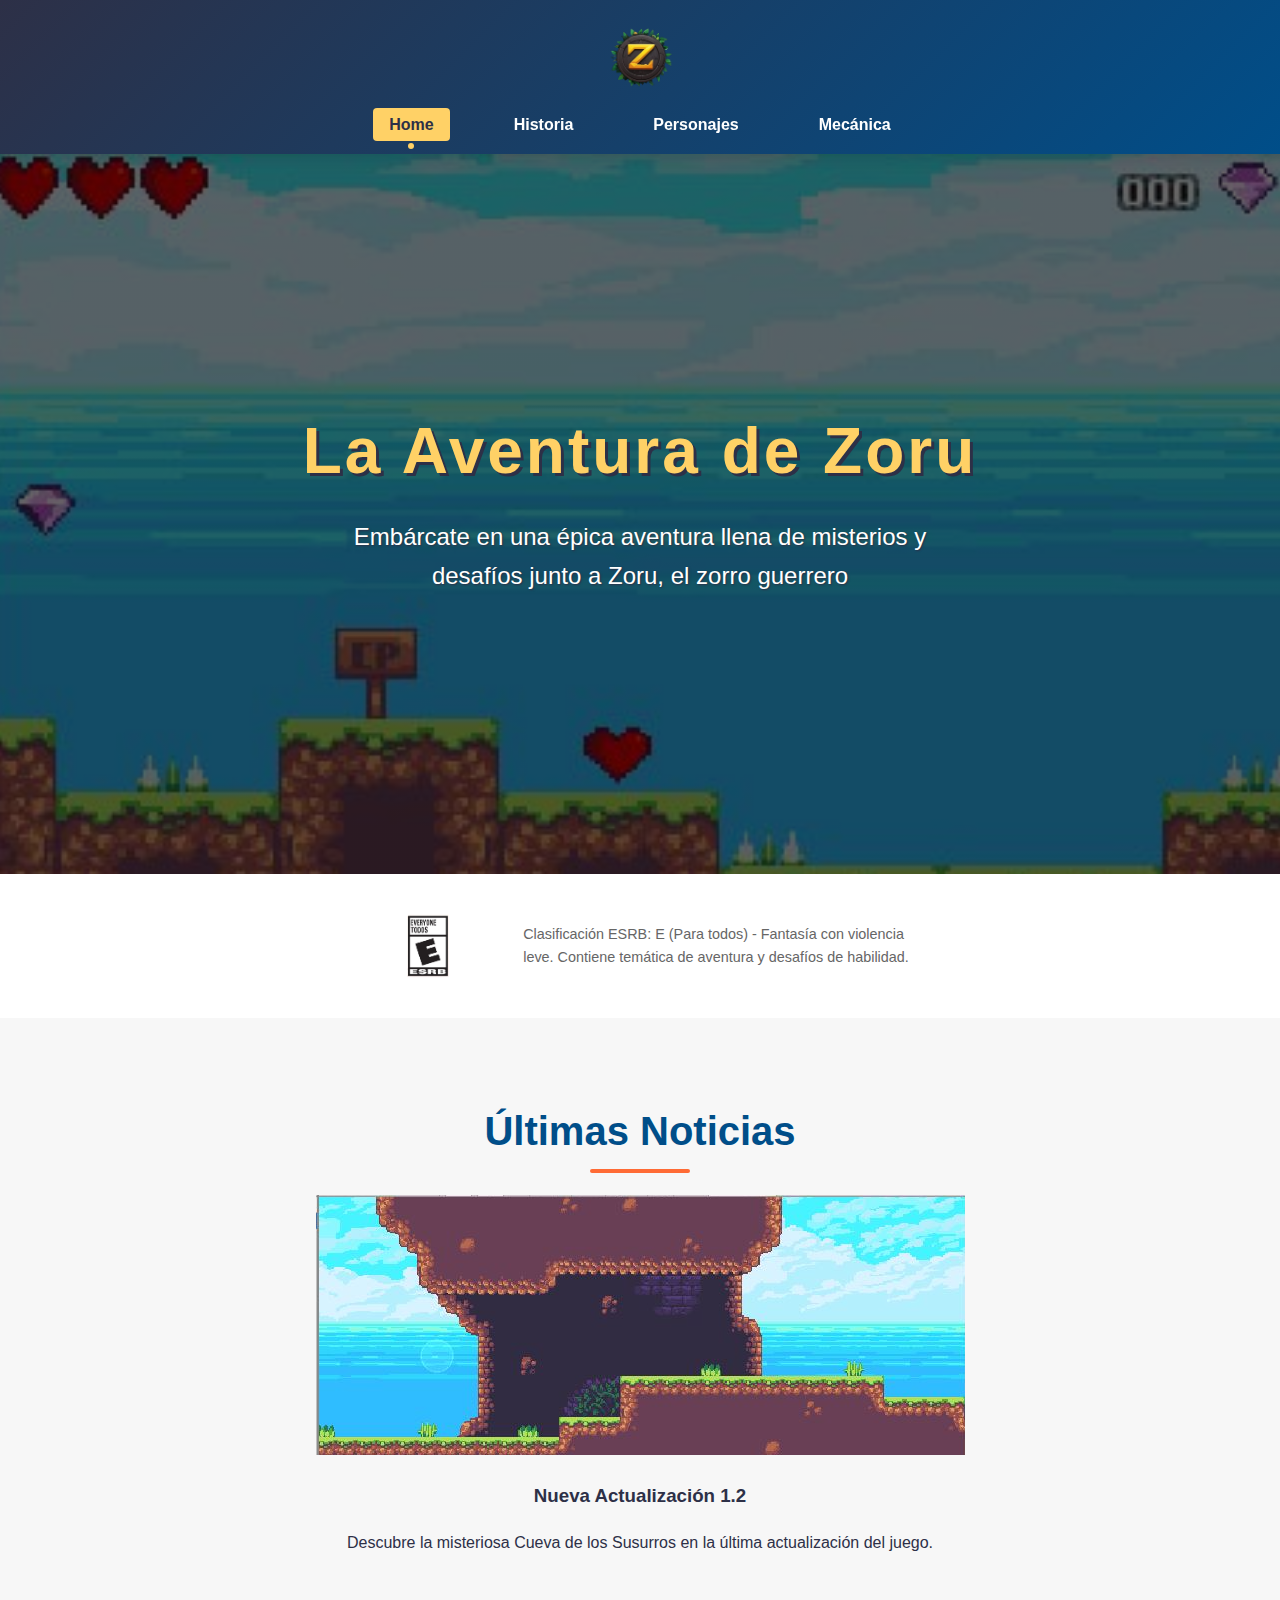
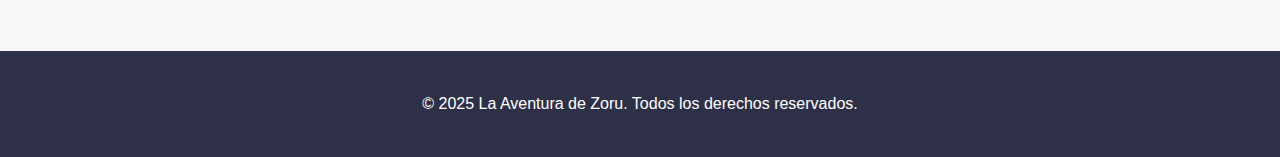
<file: index.html>
<!DOCTYPE html>
<html lang="es">
<head>
    <meta charset="UTF-8">
    <meta name="viewport" content="width=device-width, initial-scale=1.0">
    <title>La Aventura de Zoru - Home</title>
    <!-- Eliminadas las dependencias externas -->
    <style>
        :root {
            --primary-color: #FF6B35;
            --secondary-color: #004E89;
            --accent-color: #FFD166;
            --dark-color: #2D3047;
            --light-color: #F7F7F7;
        }
        
        body {
            font-family: Arial, sans-serif; /* Fuente del sistema */
            margin: 0;
            padding: 0;
            background-color: var(--light-color);
            color: var(--dark-color);
            line-height: 1.6;
        }
        
        header {
            background: linear-gradient(135deg, var(--dark-color), var(--secondary-color));
            padding: 1rem 0;
            box-shadow: 0 4px 12px rgba(0,0,0,0.1);
            position: sticky;
            top: 0;
            z-index: 100;
        }
        
        header img {
            height: 80px;
            display: block;
            margin: 0 auto;
            transition: transform 0.3s;
        }
        
        header img:hover {
            transform: scale(1.05);
        }
        
        nav ul {
            display: flex;
            justify-content: center;
            list-style: none;
            padding: 0;
            margin: 1rem 0 0;
        }
        
        nav li {
            margin: 0 1.5rem;
        }
        
        nav a {
            color: white;
            text-decoration: none;
            font-weight: 600;
            padding: 0.5rem 1rem;
            border-radius: 4px;
            transition: all 0.3s;
            position: relative;
        }
        
        nav a:hover, nav a.active {
            background-color: var(--accent-color);
            color: var(--dark-color);
        }
        
        nav a.active::after {
            content: '';
            position: absolute;
            bottom: -8px;
            left: 50%;
            transform: translateX(-50%);
            width: 6px;
            height: 6px;
            background-color: var(--accent-color);
            border-radius: 50%;
        }
        
        .hero {
            background: linear-gradient(rgba(0,0,0,0.6), rgba(0,0,0,0.6)), url('img/bosque.png') center/cover no-repeat;
            height: 80vh;
            display: flex;
            flex-direction: column;
            justify-content: center;
            align-items: center;
            text-align: center;
            color: white;
            padding: 0 1rem;
        }
        
        .hero h1 {
            font-family: Arial, sans-serif; /* Fuente del sistema */
            font-size: 4rem;
            margin: 0;
            letter-spacing: 3px;
            text-shadow: 3px 3px 0 var(--dark-color);
            color: var(--accent-color);
            animation: fadeInDown 1s ease-out;
        }
        
        .hero p {
            font-size: 1.5rem;
            max-width: 600px;
            margin: 1rem 0 2rem;
            text-shadow: 1px 1px 2px var(--dark-color);
            animation: fadeIn 1.5s ease-out;
        }
        
        #installBtn {
            background-color: var(--primary-color);
            color: white;
            border: none;
            padding: 0.8rem 2rem;
            font-size: 1.2rem;
            border-radius: 50px;
            cursor: pointer;
            transition: all 0.3s;
            font-weight: bold;
            box-shadow: 0 4px 8px rgba(0,0,0,0.2);
            animation: pulse 2s infinite;
        }
        
        #installBtn:hover {
            background-color: var(--accent-color);
            color: var(--dark-color);
            transform: translateY(-3px);
            box-shadow: 0 6px 12px rgba(0,0,0,0.3);
        }
        
        .esrb-rating {
            display: flex;
            justify-content: center;
            align-items: center;
            padding: 2rem;
            background-color: white;
        }
        
        .esrb-rating img {
            height: 80px;
            margin-right: 1.5rem;
        }
        
        .esrb-rating p {
            font-size: 0.9rem;
            color: #666;
            max-width: 400px;
        }
        
        .latest-news {
            padding: 3rem 1rem;
            max-width: 1200px;
            margin: 0 auto;
            text-align: center;
        }
        
        .latest-news h2 {
            font-family: Arial, sans-serif; /* Fuente del sistema */
            color: var(--secondary-color);
            font-size: 2.5rem;
            margin-bottom: 2rem;
            position: relative;
            display: inline-block;
        }
        
        .latest-news h2::after {
            content: '';
            position: absolute;
            bottom: -10px;
            left: 50%;
            transform: translateX(-50%);
            width: 100px;
            height: 4px;
            background-color: var(--primary-color);
            border-radius: 2px;
        }
        
        footer {
            background-color: var(--dark-color);
            color: white;
            text-align: center;
            padding: 1.5rem;
            margin-top: 2rem;
        }
        
        @keyframes fadeIn {
            from { opacity: 0; }
            to { opacity: 1; }
        }
        
        @keyframes fadeInDown {
            from { 
                opacity: 0;
                transform: translateY(-30px);
            }
            to { 
                opacity: 1;
                transform: translateY(0);
            }
        }
        
        @keyframes pulse {
            0% { transform: scale(1); }
            50% { transform: scale(1.05); }
            100% { transform: scale(1); }
        }
        
        @media (max-width: 768px) {
            .hero h1 {
                font-size: 2.5rem;
            }
            
            .hero p {
                font-size: 1.2rem;
            }
            
            nav ul {
                flex-wrap: wrap;
            }
            
            nav li {
                margin: 0.5rem;
            }
            
            .esrb-rating {
                flex-direction: column;
                text-align: center;
            }
            
            .esrb-rating img {
                margin-right: 0;
                margin-bottom: 1rem;
            }
        }
    </style>
</head>
<body>
    <header>
        <img src="img/logo.png" alt="Logo La Aventura de Zoru">
        <nav>
            <ul>
                <li><a href="index.html" class="active">Home</a></li>
                <li><a href="historia.html">Historia</a></li>
                <li><a href="personajes.html">Personajes</a></li>
                <li><a href="mecanica.html">Mecánica</a></li>
            </ul>
        </nav>
    </header>
    
    <main>
        <section class="hero">
            <h1>La Aventura de Zoru</h1>
            <p>Embárcate en una épica aventura llena de misterios y desafíos junto a Zoru, el zorro guerrero</p>
        </section>
        
        <section class="esrb-rating">
            <img src="img/ESRB.png" alt="Clasificación ESRB E (Para todos)">
            <p>Clasificación ESRB: E (Para todos) - Fantasía con violencia leve. Contiene temática de aventura y desafíos de habilidad.</p>
        </section>
        
        <section class="latest-news">
            <h2>Últimas Noticias</h2>
            <div class="news-grid">
                <div class="news-card">
                    <img src="img/cueva.png" alt="Nueva cueva descubierta">
                    <h3>Nueva Actualización 1.2</h3>
                    <p>Descubre la misteriosa Cueva de los Susurros en la última actualización del juego.</p>
                </div>
            </div>
        </section>
    </main>
    
    <footer>
        <p>&copy; 2025 La Aventura de Zoru. Todos los derechos reservados.</p>
    </footer>
    
    <script>
        // Efecto de desplazamiento suave
        document.querySelectorAll('a[href^="#"]').forEach(anchor => {
            anchor.addEventListener('click', function (e) {
                e.preventDefault();
                document.querySelector(this.getAttribute('href')).scrollIntoView({
                    behavior: 'smooth'
                });
            });
        });
        
        // Instalación PWA
        let deferredPrompt;
        const installBtn = document.getElementById('installBtn');
        
        window.addEventListener('beforeinstallprompt', (e) => {
            e.preventDefault();
            deferredPrompt = e;
            installBtn.style.display = 'block';
        });
        
        installBtn.addEventListener('click', async () => {
            if (deferredPrompt) {
                deferredPrompt.prompt();
                const { outcome } = await deferredPrompt.userChoice;
                if (outcome === 'accepted') {
                    installBtn.textContent = '¡Instalado!';
                    installBtn.style.backgroundColor = '#4CAF50';
                }
                deferredPrompt = null;
            }
        });
        
        // Service Worker Registration
        if ('serviceWorker' in navigator) {
            window.addEventListener('load', () => {
                navigator.serviceWorker.register('sw.js')
                    .then(registration => {
                        console.log('ServiceWorker registrado con éxito:', registration.scope);
                    })
                    .catch(error => {
                        console.log('Error al registrar el ServiceWorker:', error);
                    });
            });
        }
    </script>
</body>
</html>
</file>
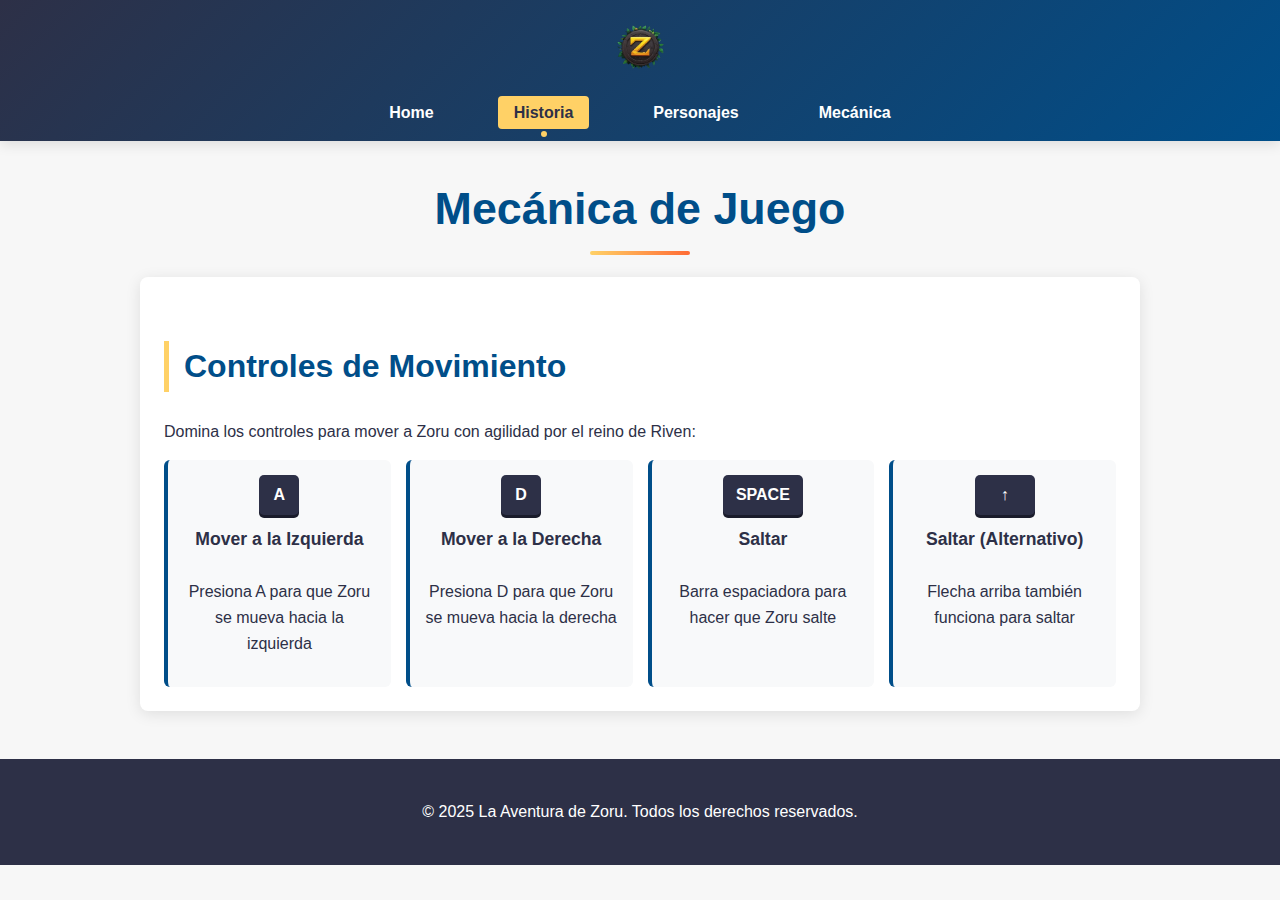
<file: mecanica.html>
<!DOCTYPE html>
<html lang="es">
<head>
    <meta charset="UTF-8">
    <meta name="viewport" content="width=device-width, initial-scale=1.0">
    <title>La Aventura de Zoru - Mecánica de Juego</title>
    <style>
        :root {
            --primary-color: #FF6B35;
            --secondary-color: #004E89;
            --accent-color: #FFD166;
            --dark-color: #2D3047;
            --light-color: #F7F7F7;
        }
        
        body {
            font-family: 'Arial', sans-serif;
            margin: 0;
            padding: 0;
            background-color: var(--light-color);
            color: var(--dark-color);
            line-height: 1.6;
        }
        
        header {
            background: linear-gradient(135deg, var(--dark-color), var(--secondary-color));
            padding: 1rem 0;
            box-shadow: 0 4px 12px rgba(0,0,0,0.1);
            position: sticky;
            top: 0;
            z-index: 100;
            text-align: center; /* Centrar contenido del header */
        }
        
        .logo-container {
            display: inline-block;
            margin: 0 auto;
            text-align: center;
        }
        
        .logo {
            height: 60px; /* Tamaño más pequeño */
            display: block;
            margin: 0 auto;
            transition: transform 0.3s;
        }
        
        .logo:hover {
            transform: scale(1.05);
        }
        
        nav ul {
            display: flex;
            justify-content: center;
            list-style: none;
            padding: 0;
            margin: 1rem 0 0;
        }
        
        nav li {
            margin: 0 1.5rem;
        }
        
        nav a {
            color: white;
            text-decoration: none;
            font-weight: 600;
            padding: 0.5rem 1rem;
            border-radius: 4px;
            transition: all 0.3s;
            position: relative;
        }
        
        nav a:hover, nav a.active {
            background-color: var(--accent-color);
            color: var(--dark-color);
        }
        
        nav a.active::after {
            content: '';
            position: absolute;
            bottom: -8px;
            left: 50%;
            transform: translateX(-50%);
            width: 6px;
            height: 6px;
            background-color: var(--accent-color);
            border-radius: 50%;
        }
        
        main {
            max-width: 1000px;
            margin: 2rem auto;
            padding: 0 1rem;
        }
        
        h1, h2, h3 {
            color: var(--secondary-color);
        }
        
        h1 {
            text-align: center;
            font-size: 2.8rem;
            margin-bottom: 2rem;
            position: relative;
        }
        
        h1::after {
            content: "";
            position: absolute;
            bottom: -10px;
            left: 50%;
            transform: translateX(-50%);
            width: 100px;
            height: 4px;
            background: linear-gradient(to right, var(--accent-color), var(--primary-color));
            border-radius: 2px;
        }
        
        h2 {
            border-left: 5px solid var(--accent-color);
            padding-left: 15px;
            margin-top: 2.5rem;
            font-size: 2rem;
        }
        
        /* Sección de controles */
        .controls-section {
            background-color: white;
            padding: 1.5rem;
            border-radius: 8px;
            box-shadow: 0 3px 15px rgba(0,0,0,0.1);
            margin-bottom: 2rem;
        }
        
        .controls-grid {
            display: grid;
            grid-template-columns: repeat(auto-fit, minmax(200px, 1fr));
            gap: 15px;
            margin-top: 1rem;
        }
        
        .control-item {
            background-color: #f8f9fa;
            padding: 15px;
            border-radius: 6px;
            border-left: 4px solid var(--secondary-color);
            transition: transform 0.3s;
            display: flex;
            flex-direction: column;
            align-items: center;
            text-align: center;
        }
        
        .control-item:hover {
            transform: translateY(-3px);
        }
        
        .control-item h3 {
            margin: 0 0 10px 0;
            font-size: 1.1rem;
            color: var(--dark-color);
        }
        
        .key {
            background-color: var(--dark-color);
            color: white;
            width: 40px;
            height: 40px;
            border-radius: 5px;
            display: flex;
            align-items: center;
            justify-content: center;
            margin-bottom: 10px;
            font-weight: bold;
            box-shadow: 0 3px 0 #1a1c2b;
        }
        
        footer {
            background-color: var(--dark-color);
            color: white;
            text-align: center;
            padding: 1.5rem;
            margin-top: 3rem;
        }
        
        @media (max-width: 768px) {
            .controls-grid {
                grid-template-columns: 1fr;
            }
            
            h1 {
                font-size: 2rem;
            }
            
            h2 {
                font-size: 1.5rem;
            }
            
            nav li {
                margin: 0 0.8rem;
            }
            
            nav a {
                padding: 0.3rem 0.6rem;
                font-size: 0.9rem;
            }
        }
    </style>
</head>
<body>
    <header>
        <div class="logo-container">
            <img src="img/logo.png" alt="Logo La Aventura de Zoru" class="logo">
        </div>
        <nav>
            <ul>
                <li><a href="index.html">Home</a></li>
                <li><a href="historia.html" class="active">Historia</a></li>
                <li><a href="personajes.html">Personajes</a></li>
                <li><a href="mecanica.html">Mecánica</a></li>
            </ul>
        </nav>
    </header>
    
    <main>
        <h1>Mecánica de Juego</h1>
        
        <section class="controls-section">
            <h2>Controles de Movimiento</h2>
            <p>Domina los controles para mover a Zoru con agilidad por el reino de Riven:</p>
            
            <div class="controls-grid">
                <div class="control-item">
                    <div class="key">A</div>
                    <h3>Mover a la Izquierda</h3>
                    <p>Presiona A para que Zoru se mueva hacia la izquierda</p>
                </div>
                <div class="control-item">
                    <div class="key">D</div>
                    <h3>Mover a la Derecha</h3>
                    <p>Presiona D para que Zoru se mueva hacia la derecha</p>
                </div>
                <div class="control-item">
                    <div class="key" style="width: 80px;">SPACE</div>
                    <h3>Saltar</h3>
                    <p>Barra espaciadora para hacer que Zoru salte</p>
                </div>
                <div class="control-item">
                    <div class="key" style="width: 60px;">↑</div>
                    <h3>Saltar (Alternativo)</h3>
                    <p>Flecha arriba también funciona para saltar</p>
                </div>
            </div>
        </section>
    </main>
    
    <footer>
        <p>&copy; 2025 La Aventura de Zoru. Todos los derechos reservados.</p>
    </footer>
</body>
</html>
</file>
